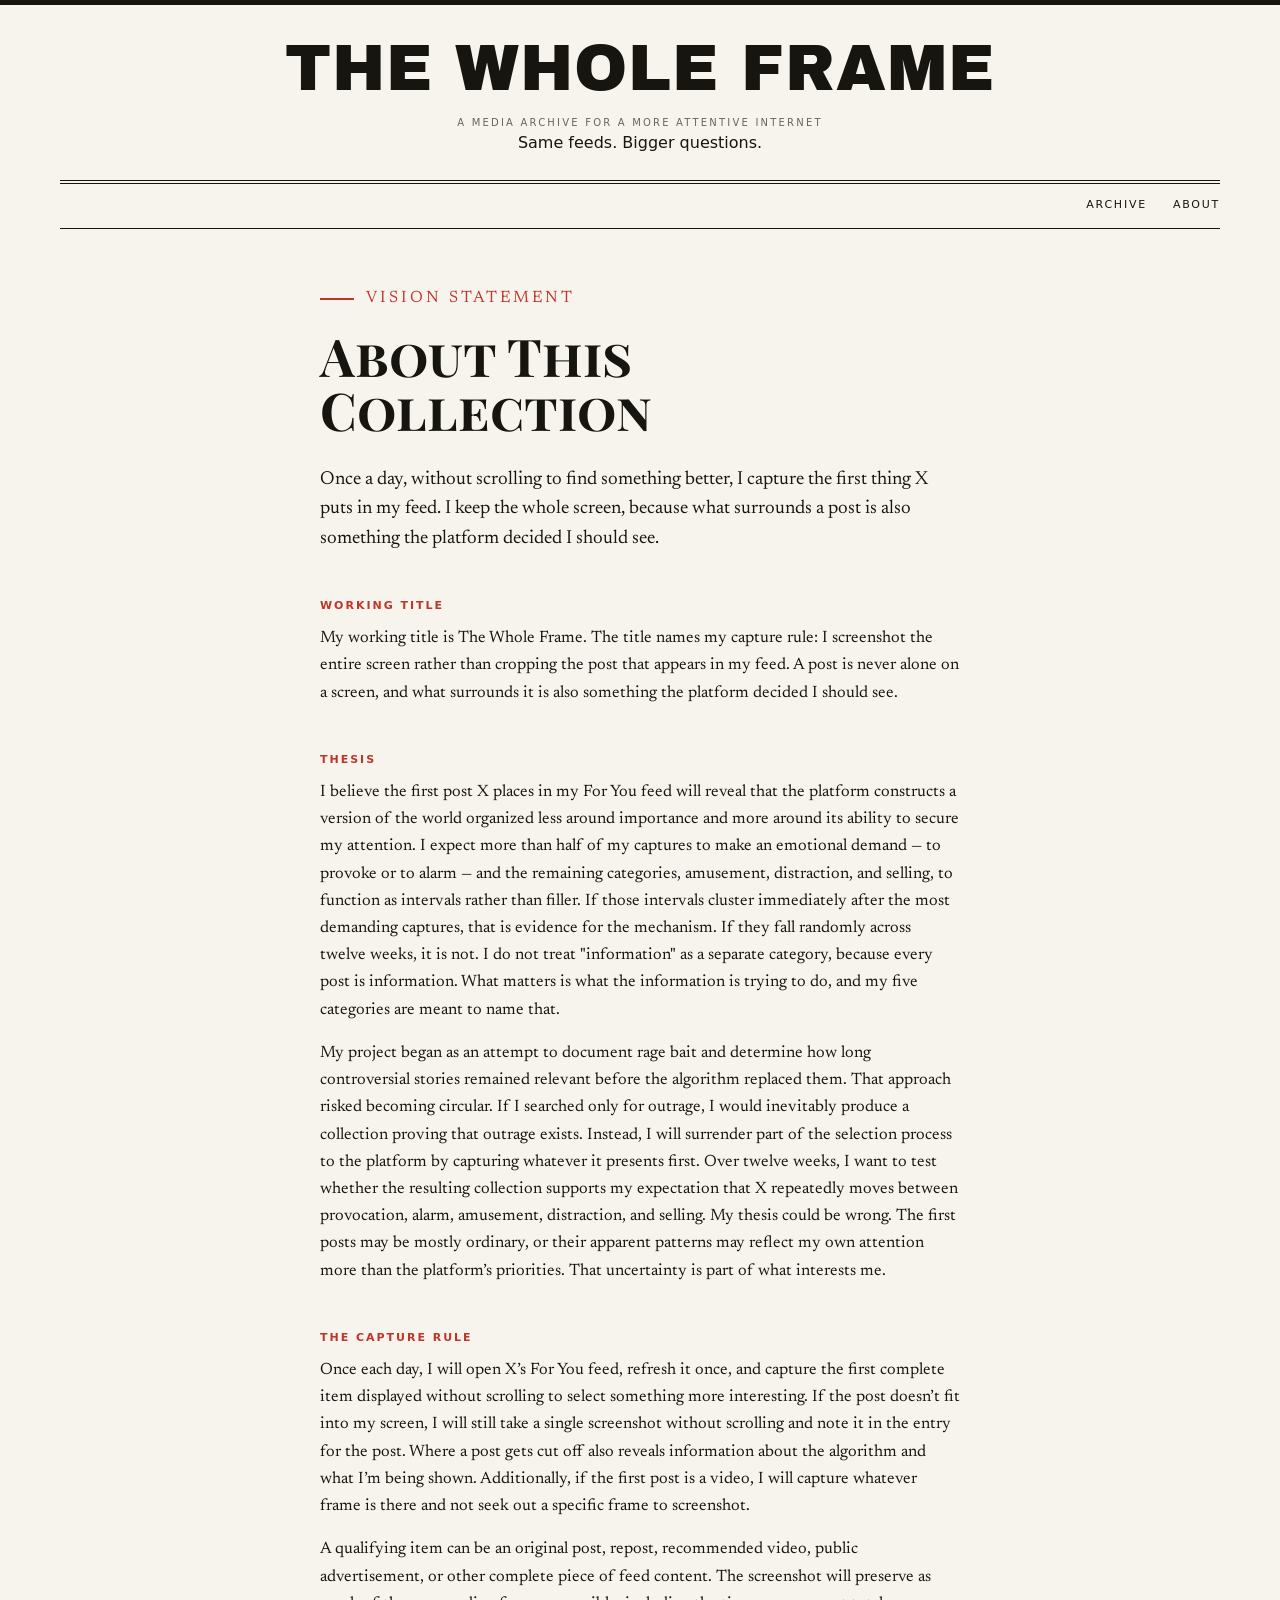
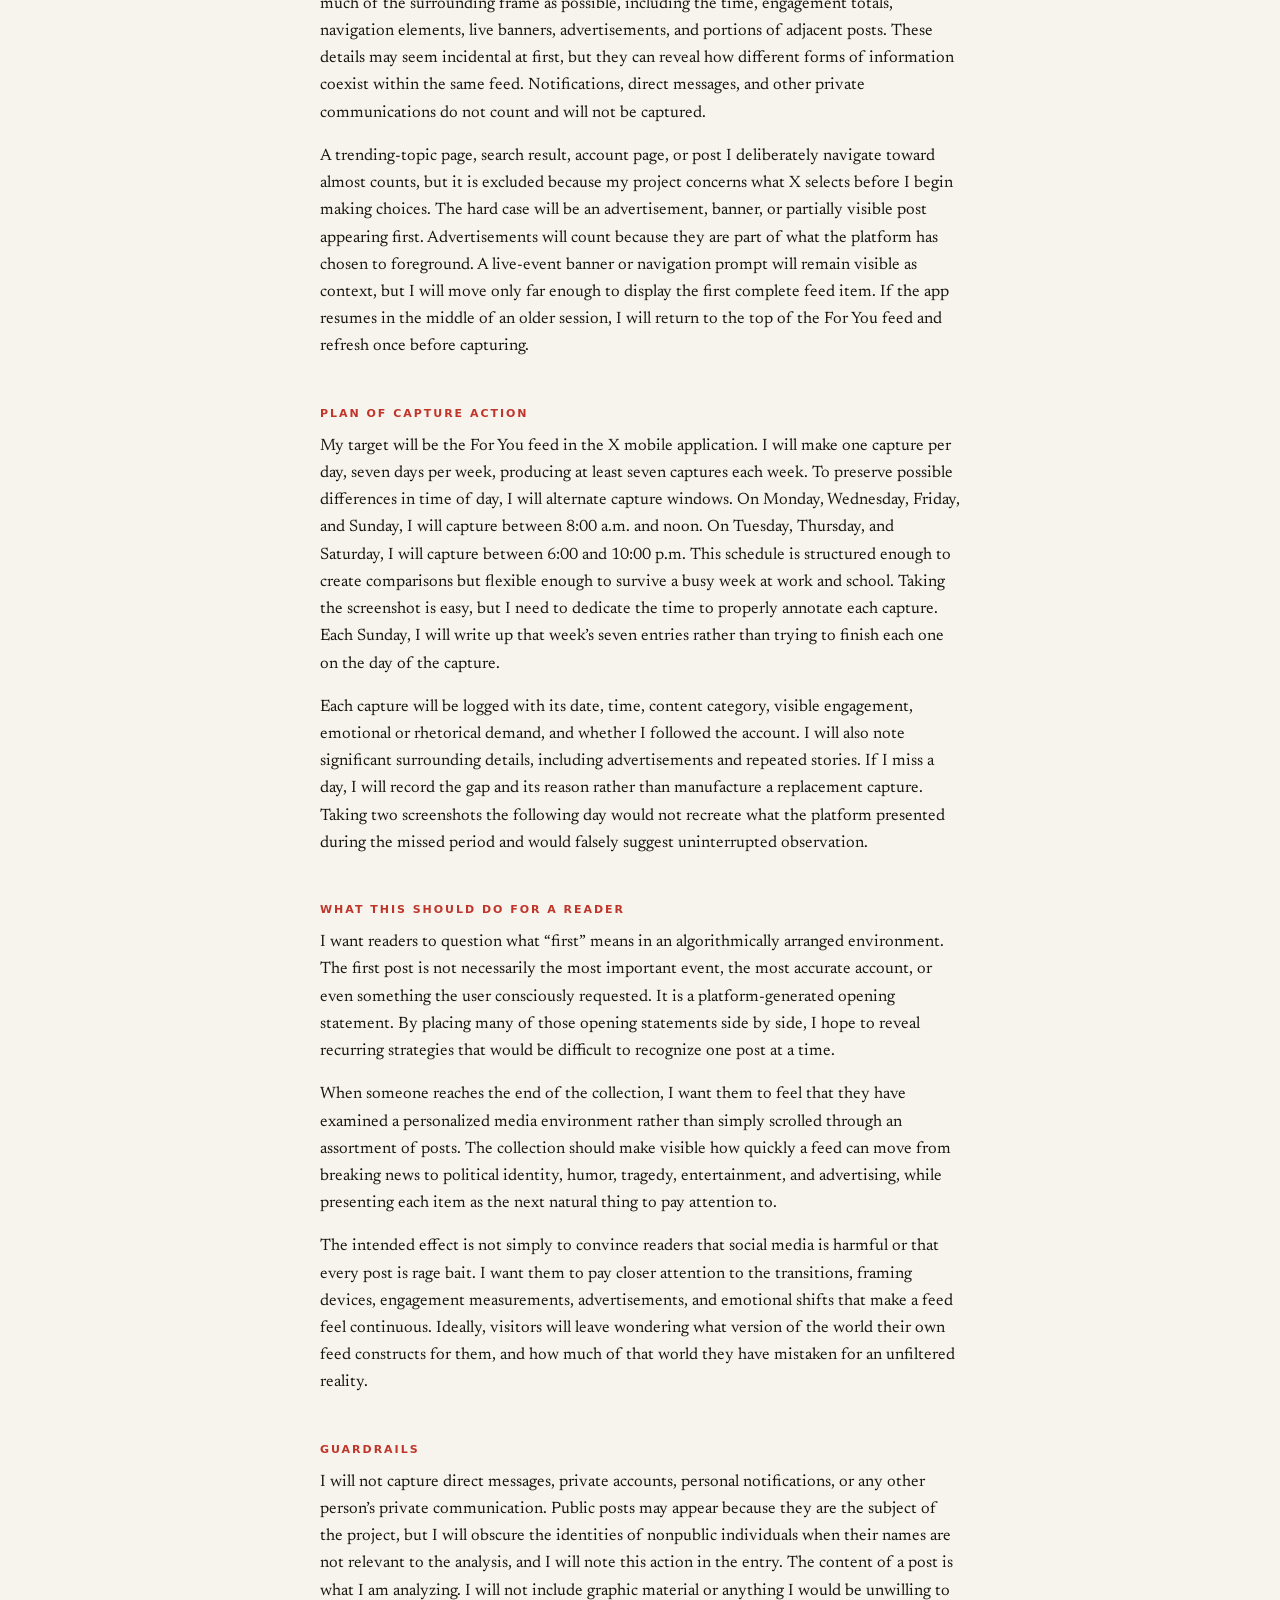
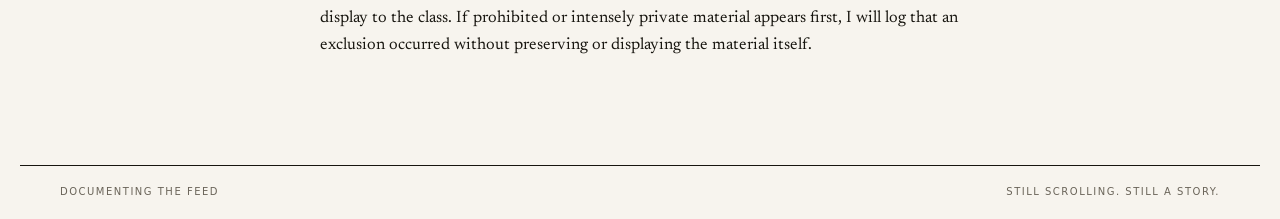
<file: about.html>
<!DOCTYPE html>
<html lang="en">
<head>
  <meta charset="utf-8">
  <meta name="viewport" content="width=device-width, initial-scale=1">
  <title>About — The Whole Frame</title>
  <link rel="preconnect" href="https://fonts.googleapis.com">
  <link rel="preconnect" href="https://fonts.gstatic.com" crossorigin>
  <link href="https://fonts.googleapis.com/css2?family=Playfair+Display:wght@700&family=Newsreader:opsz,wght@6..72,400;6..72,500&family=Archivo+Black&family=Bodoni+Moda:opsz,wght@6..96,700&family=Fraunces:opsz,wght@9..144,700&display=swap" rel="stylesheet">
  <link rel="stylesheet" href="style.css">
  <style>
    .page { max-width: 720px; margin: 0 auto; padding: 56px 40px 90px; }
    .page h1 {
      font-family: var(--display);
      font-variant: small-caps;
      font-size: 52px;
      line-height: 1.04;
      margin: 12px 0 28px;
    }
    .page h2 {
      font-size: 11px;
      letter-spacing: .18em;
      text-transform: uppercase;
      color: var(--accent);
      margin: 44px 0 10px;
    }
    .page p { margin: 0 0 16px; font-size: 16.5px; }
    .page .lede { font-size: 19px; line-height: 1.55; }
    @media (max-width: 760px) {
      .page { padding: 36px 20px 70px; }
      .page h1 { font-size: 36px; }
    }
  </style>
</head>
<body>

   <header class="masthead">
    <div class="masthead-top">
      <a class="wordmark" href="index.html">The Whole Frame</a>
      <span class="masthead-sub">A media archive for a more attentive internet</span>
      <span class="masthead-tagline">Same feeds. Bigger questions.</span>
    </div>
    <div class="masthead-bar">
      <span></span>
      <nav class="masthead-nav">
        <a href="index.html">Archive</a>
        <a href="about.html">About</a>
      </nav>
    </div>
  </header>

  <main class="page">

    <p class="eyebrow">Vision Statement</p>
    <h1>About This Collection</h1>

    <p class="lede">Once a day, without scrolling to find something better, I capture the first thing X puts in my feed. I keep the whole screen, because what surrounds a post is also something the platform decided I should see.</p>

    <h2>Working Title</h2>
    <p>My working title is The Whole Frame. The title names my capture rule: I screenshot the entire screen rather than cropping the post that appears in my feed. A post is never alone on a screen, and what surrounds it is also something the platform decided I should see.</p>

    <h2>Thesis</h2>
    <p>I believe the first post X places in my For You feed will reveal that the platform constructs a version of the world organized less around importance and more around its ability to secure my attention. I expect more than half of my captures to make an emotional demand — to provoke or to alarm — and the remaining categories, amusement, distraction, and selling, to function as intervals rather than filler. If those intervals cluster immediately after the most demanding captures, that is evidence for the mechanism. If they fall randomly across twelve weeks, it is not. I do not treat "information" as a separate category, because every post is information. What matters is what the information is trying to do, and my five categories are meant to name that.</p>
    <p>My project began as an attempt to document rage bait and determine how long controversial stories remained relevant before the algorithm replaced them. That approach risked becoming circular. If I searched only for outrage, I would inevitably produce a collection proving that outrage exists. Instead, I will surrender part of the selection process to the platform by capturing whatever it presents first. Over twelve weeks, I want to test whether the resulting collection supports my expectation that X repeatedly moves between provocation, alarm, amusement, distraction, and selling. My thesis could be wrong. The first posts may be mostly ordinary, or their apparent patterns may reflect my own attention more than the platform’s priorities. That uncertainty is part of what interests me.</p>

    <h2>The Capture Rule</h2>
    <p>Once each day, I will open X’s For You feed, refresh it once, and capture the first complete item displayed without scrolling to select something more interesting. If the post doesn’t fit into my screen, I will still take a single screenshot without scrolling and note it in the entry for the post. Where a post gets cut off also reveals information about the algorithm and what I’m being shown. Additionally, if the first post is a video, I will capture whatever frame is there and not seek out a specific frame to screenshot. </p>
    <p>A qualifying item can be an original post, repost, recommended video, public advertisement, or other complete piece of feed content. The screenshot will preserve as much of the surrounding frame as possible, including the time, engagement totals, navigation elements, live banners, advertisements, and portions of adjacent posts. These details may seem incidental at first, but they can reveal how different forms of information coexist within the same feed. Notifications, direct messages, and other private communications do not count and will not be captured.</p>
    <p>A trending-topic page, search result, account page, or post I deliberately navigate toward almost counts, but it is excluded because my project concerns what X selects before I begin making choices. The hard case will be an advertisement, banner, or partially visible post appearing first. Advertisements will count because they are part of what the platform has chosen to foreground. A live-event banner or navigation prompt will remain visible as context, but I will move only far enough to display the first complete feed item. If the app resumes in the middle of an older session, I will return to the top of the For You feed and refresh once before capturing.</p>
    
    <h2>Plan of Capture Action</h2>
    <p>My target will be the For You feed in the X mobile application. I will make one capture per day, seven days per week, producing at least seven captures each week. To preserve possible differences in time of day, I will alternate capture windows. On Monday, Wednesday, Friday, and Sunday, I will capture between 8:00 a.m. and noon. On Tuesday, Thursday, and Saturday, I will capture between 6:00 and 10:00 p.m. This schedule is structured enough to create comparisons but flexible enough to survive a busy week at work and school. Taking the screenshot is easy, but I need to dedicate the time to properly annotate each capture. Each Sunday, I will write up that week’s seven entries rather than trying to finish each one on the day of the capture. </p>
    <p>Each capture will be logged with its date, time, content category, visible engagement, emotional or rhetorical demand, and whether I followed the account. I will also note significant surrounding details, including advertisements and repeated stories. If I miss a day, I will record the gap and its reason rather than manufacture a replacement capture. Taking two screenshots the following day would not recreate what the platform presented during the missed period and would falsely suggest uninterrupted observation.</p>
    
    <h2>What This Should Do for a Reader</h2>
    <p>I want readers to question what “first” means in an algorithmically arranged environment. The first post is not necessarily the most important event, the most accurate account, or even something the user consciously requested. It is a platform-generated opening statement. By placing many of those opening statements side by side, I hope to reveal recurring strategies that would be difficult to recognize one post at a time.</p>
    <p>When someone reaches the end of the collection, I want them to feel that they have examined a personalized media environment rather than simply scrolled through an assortment of posts. The collection should make visible how quickly a feed can move from breaking news to political identity, humor, tragedy, entertainment, and advertising, while presenting each item as the next natural thing to pay attention to.</p>
    <p>The intended effect is not simply to convince readers that social media is harmful or that every post is rage bait. I want them to pay closer attention to the transitions, framing devices, engagement measurements, advertisements, and emotional shifts that make a feed feel continuous. Ideally, visitors will leave wondering what version of the world their own feed constructs for them, and how much of that world they have mistaken for an unfiltered reality.</p>
    
    <h2>Guardrails</h2>
    <p>I will not capture direct messages, private accounts, personal notifications, or any other person’s private communication. Public posts may appear because they are the subject of the project, but I will obscure the identities of nonpublic individuals when their names are not relevant to the analysis, and I will note this action in the entry. The content of a post is what I am analyzing. I will not include graphic material or anything I would be unwilling to display to the class. If prohibited or intensely private material appears first, I will log that an exclusion occurred without preserving or displaying the material itself.</p>

  </main>

  <footer class="site-footer">
    <span class="footer-left">Documenting the feed</span>
    <span class="footer-right">Still scrolling. Still a story.</span>
  </footer>

</body>
</html>
</file>
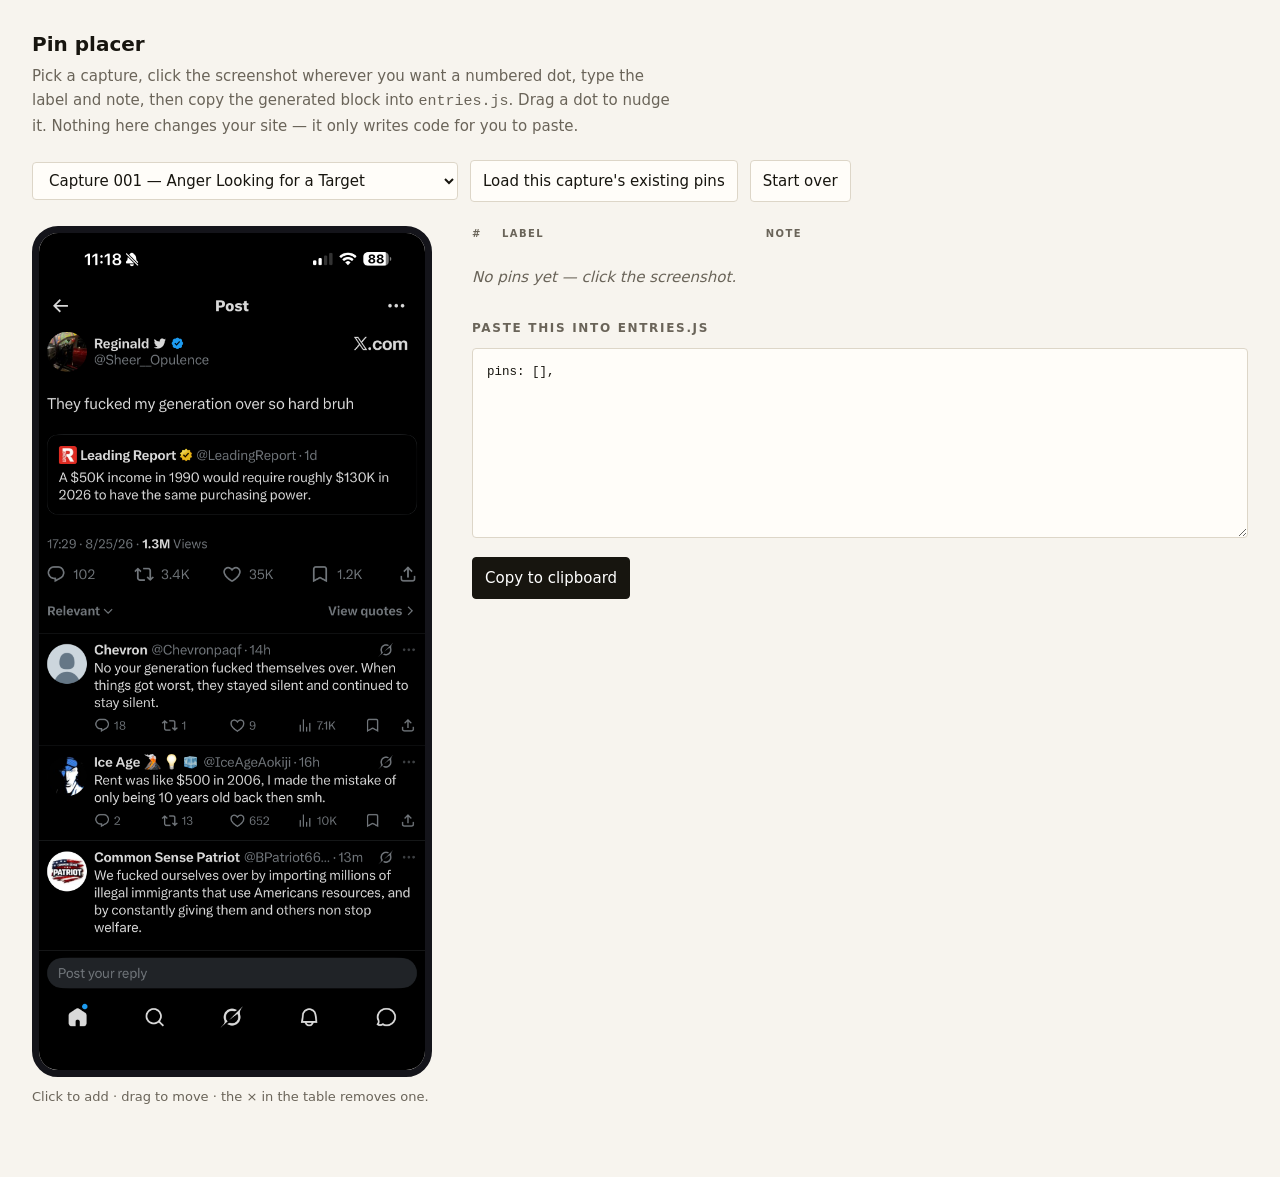
<file: place.html>
<!DOCTYPE html>
<html lang="en">
<head>
<meta charset="utf-8">
<meta name="viewport" content="width=device-width, initial-scale=1">
<title>Pin Placer — The Capture Project</title>
<style>
  :root {
    --bg: #f7f4ee; --card: #fffdf9; --ink: #17150f;
    --muted: #6a6459; --rule: #ddd6c8; --accent: #bf352a;
    --ui: -apple-system, BlinkMacSystemFont, "Segoe UI", system-ui, sans-serif;
  }
  * { box-sizing: border-box; }
  body {
    margin: 0; padding: 28px 32px 60px;
    background: var(--bg); color: var(--ink);
    font-family: var(--ui); font-size: 15px; line-height: 1.6;
  }
  h1 { font-size: 20px; margin: 0 0 4px; }
  .lede { margin: 0 0 22px; color: var(--muted); max-width: 640px; }
  .bar { display: flex; align-items: center; gap: 12px; margin-bottom: 24px; flex-wrap: wrap; }
  select, button {
    font: inherit; padding: 8px 12px;
    border: 1px solid var(--rule); border-radius: 4px;
    background: var(--card); color: var(--ink); cursor: pointer;
  }
  button.primary { background: var(--ink); color: #fff; border-color: var(--ink); }
  .wrap { display: grid; grid-template-columns: 400px 1fr; gap: 40px; align-items: start; }
  .stage {
    position: relative; border: 7px solid #14141a; border-radius: 26px;
    overflow: hidden; background: #000; line-height: 0; cursor: crosshair;
    user-select: none;
  }
  .stage img { width: 100%; height: auto; display: block; pointer-events: none; }
  .pin {
    position: absolute; transform: translate(-50%, -50%);
    width: 28px; height: 28px; border-radius: 50%;
    background: var(--accent); border: 2px solid #fff; color: #fff;
    font-size: 13px; font-weight: 600; line-height: 24px; text-align: center;
    box-shadow: 0 2px 8px rgba(0,0,0,.5); cursor: grab;
  }
  .pin:active { cursor: grabbing; }
  .hint { margin-top: 10px; font-size: 13px; color: var(--muted); line-height: 1.5; }
  table { border-collapse: collapse; width: 100%; }
  th {
    text-align: left; font-size: 10px; letter-spacing: .14em;
    text-transform: uppercase; color: var(--muted);
    padding: 0 8px 8px 0; font-weight: 600;
  }
  td { padding: 0 8px 8px 0; vertical-align: top; }
  td input {
    font: inherit; width: 100%; padding: 7px 9px;
    border: 1px solid var(--rule); border-radius: 4px; background: var(--card);
  }
  .num { font-weight: 600; color: var(--accent); padding-top: 8px; }
  .kill {
    border: 0; background: none; color: var(--muted);
    font-size: 18px; line-height: 1; padding: 6px;
  }
  .kill:hover { color: var(--accent); }
  .empty { color: var(--muted); font-style: italic; }
  h2 { font-size: 12px; letter-spacing: .14em; text-transform: uppercase;
       color: var(--muted); margin: 30px 0 10px; }
  textarea {
    width: 100%; height: 190px; font-family: ui-monospace, Menlo, Consolas, monospace;
    font-size: 12.5px; line-height: 1.55; padding: 14px;
    border: 1px solid var(--rule); border-radius: 4px; background: var(--card);
    color: var(--ink); resize: vertical;
  }
  @media (max-width: 900px) {
    .wrap { grid-template-columns: 1fr; }
    .stage { max-width: 400px; }
  }
</style>
</head>
<body>

<h1>Pin placer</h1>
<p class="lede">Pick a capture, click the screenshot wherever you want a numbered dot,
type the label and note, then copy the generated block into <code>entries.js</code>.
Drag a dot to nudge it. Nothing here changes your site — it only writes code for you to paste.</p>

<div class="bar">
  <select id="pick"></select>
  <button id="load">Load this capture's existing pins</button>
  <button id="clear">Start over</button>
</div>

<div class="wrap">
  <div>
    <div class="stage" id="stage"></div>
    <p class="hint">Click to add &middot; drag to move &middot; the × in the table removes one.</p>
  </div>

  <div>
    <table>
      <thead>
        <tr><th style="width:30px">#</th><th style="width:34%">Label</th><th>Note</th><th style="width:30px"></th></tr>
      </thead>
      <tbody id="rows"></tbody>
    </table>
    <p id="empty" class="empty">No pins yet — click the screenshot.</p>

    <h2>Paste this into entries.js</h2>
    <textarea id="out" readonly></textarea>
    <div class="bar" style="margin-top:12px">
      <button class="primary" id="copy">Copy to clipboard</button>
      <span id="said" style="color:var(--muted)"></span>
    </div>
  </div>
</div>

<script src="entries.js"></script>
<script>
(function () {
  "use strict";

  var pick  = document.getElementById("pick");
  var stage = document.getElementById("stage");
  var rows  = document.getElementById("rows");
  var out   = document.getElementById("out");
  var empty = document.getElementById("empty");
  var said  = document.getElementById("said");

  var pins = [];
  var dragging = null;

  CAPTURES.forEach(function (c) {
    var o = document.createElement("option");
    o.value = c.id;
    o.textContent = "Capture " + c.id + " — " + (c.title || "untitled");
    pick.appendChild(o);
  });

  function current() {
    return CAPTURES.filter(function (c) { return String(c.id) === pick.value; })[0];
  }

  function round(n) { return Math.round(n * 10) / 10; }

  function showImage() {
    var c = current();
    stage.innerHTML = '<img src="' + c.image + '" alt="">';
    draw();
  }

  function draw() {
    Array.prototype.slice.call(stage.querySelectorAll(".pin")).forEach(function (el) {
      el.remove();
    });

    pins.forEach(function (p, i) {
      var d = document.createElement("span");
      d.className = "pin";
      d.textContent = i + 1;
      d.style.left = p.x + "%";
      d.style.top  = p.y + "%";
      d.addEventListener("mousedown", function (e) {
        e.stopPropagation();
        dragging = i;
      });
      stage.appendChild(d);
    });

    drawRows();
    drawCode();
  }

  function drawRows() {
    rows.innerHTML = "";
    empty.style.display = pins.length ? "none" : "block";

    pins.forEach(function (p, i) {
      var tr = document.createElement("tr");

      var td0 = document.createElement("td");
      td0.className = "num";
      td0.textContent = (i + 1 < 10 ? "0" : "") + (i + 1);

      var td1 = document.createElement("td");
      var l = document.createElement("input");
      l.value = p.label || "";
      l.placeholder = "Foreground";
      l.addEventListener("input", function () { p.label = l.value; drawCode(); });
      td1.appendChild(l);

      var td2 = document.createElement("td");
      var t = document.createElement("input");
      t.value = p.text || "";
      t.placeholder = "What this points at";
      t.addEventListener("input", function () { p.text = t.value; drawCode(); });
      td2.appendChild(t);

      var td3 = document.createElement("td");
      var x = document.createElement("button");
      x.className = "kill";
      x.textContent = "×";
      x.title = "Remove";
      x.addEventListener("click", function () { pins.splice(i, 1); draw(); });
      td3.appendChild(x);

      tr.appendChild(td0); tr.appendChild(td1); tr.appendChild(td2); tr.appendChild(td3);
      rows.appendChild(tr);
    });
  }

  function q(s) { return String(s || "").replace(/\\/g, "\\\\").replace(/"/g, '\\"'); }

  function drawCode() {
    if (!pins.length) { out.value = "pins: [],"; return; }
    var lines = pins.map(function (p) {
      return '      { x: ' + p.x + ', y: ' + p.y +
             ', label: "' + q(p.label) + '", text: "' + q(p.text) + '" }';
    });
    out.value = "    pins: [\n" + lines.join(",\n") + "\n    ],";
  }

  stage.addEventListener("click", function (e) {
    if (dragging !== null) return;
    var img = stage.querySelector("img");
    if (!img) return;
    var r = img.getBoundingClientRect();
    pins.push({
      x: round(((e.clientX - r.left) / r.width) * 100),
      y: round(((e.clientY - r.top) / r.height) * 100),
      label: "",
      text: ""
    });
    draw();
  });

  document.addEventListener("mousemove", function (e) {
    if (dragging === null) return;
    var img = stage.querySelector("img");
    var r = img.getBoundingClientRect();
    var p = pins[dragging];
    p.x = round(Math.min(100, Math.max(0, ((e.clientX - r.left) / r.width) * 100)));
    p.y = round(Math.min(100, Math.max(0, ((e.clientY - r.top) / r.height) * 100)));
    var dot = stage.querySelectorAll(".pin")[dragging];
    if (dot) { dot.style.left = p.x + "%"; dot.style.top = p.y + "%"; }
    drawCode();
  });

  document.addEventListener("mouseup", function () {
    if (dragging !== null) { dragging = null; }
  });

  pick.addEventListener("change", function () { pins = []; showImage(); });

  document.getElementById("load").addEventListener("click", function () {
    var c = current();
    pins = (c.pins || []).map(function (p) {
      return { x: p.x, y: p.y, label: p.label, text: p.text };
    });
    draw();
  });

  document.getElementById("clear").addEventListener("click", function () {
    pins = [];
    draw();
  });

  document.getElementById("copy").addEventListener("click", function () {
    out.select();
    navigator.clipboard.writeText(out.value).then(function () {
      said.textContent = "Copied.";
      setTimeout(function () { said.textContent = ""; }, 1800);
    }, function () {
      said.textContent = "Press Cmd+C.";
    });
  });

  showImage();
})();
</script>
</body>
</html>
</file>
<file: style.css>
:root {
  --bg:      #f7f4ee;
  --card:    #fffdf9;
  --ink:     #17150f;
  --muted:   #6a6459;
  --rule:    #ddd6c8;
  --accent:  #bf352a;
  --display: "Playfair Display", Georgia, "Times New Roman", serif;
  --ui:      -apple-system, BlinkMacSystemFont, "Segoe UI", system-ui, sans-serif;
}

* { box-sizing: border-box; }

body {
  margin: 0;
  background: var(--bg);
  color: var(--ink);
  font-family: var(--ui);
  font-size: 16px;
  line-height: 1.65;
  border-top: 5px solid var(--ink);
}

a { color: inherit; }

/* ---------- masthead ---------- */

.masthead {
  display: flex;
  align-items: baseline;
  flex-wrap: wrap;
  gap: 8px 20px;
  padding: 22px 40px 18px;
  border-bottom: 1px solid var(--ink);
}

.wordmark {
  font-family: var(--display);
  font-size: 30px;
  line-height: 1;
  letter-spacing: .01em;
  text-transform: uppercase;
  text-decoration: none;
}

.masthead-sub {
  padding-left: 20px;
  border-left: 1px solid var(--rule);
  max-width: 210px;
  font-size: 10px;
  line-height: 1.4;
  letter-spacing: .14em;
  text-transform: uppercase;
  color: var(--muted);
}

.masthead-nav {
  margin-left: auto;
  display: flex;
  gap: 26px;
}

.masthead-nav a {
  font-size: 11px;
  letter-spacing: .16em;
  text-transform: uppercase;
  text-decoration: none;
}

.masthead-nav a:hover { color: var(--accent); }

.masthead-tagline {
  padding-left: 20px;
  border-left: 1px solid var(--rule);
  font-size: 10px;
  letter-spacing: .14em;
  text-transform: uppercase;
  color: var(--muted);
}

/* ---------- shared bits ---------- */

#view {
  max-width: 1240px;
  margin: 0 auto;
  padding: 44px 40px 80px;
}

.tags {
  list-style: none;
  display: flex;
  flex-wrap: wrap;
  gap: 7px;
  margin: 14px 0 0;
  padding: 0;
}

.tags li {
  font-size: 10px;
  letter-spacing: .13em;
  text-transform: uppercase;
  padding: 5px 10px;
  border: 1px solid var(--rule);
  border-radius: 2px;
  color: var(--muted);
}

.tags li:first-child {
  background: #f2ded9;
  border-color: #e6c9c3;
  color: #8e2b22;
}

.meta {
  margin: 0;
  font-size: 10px;
  letter-spacing: .15em;
  text-transform: uppercase;
  color: var(--muted);
}

.phone {
  position: relative;
  border: 7px solid #14141a;
  border-radius: 26px;
  overflow: hidden;
  background: #000;
  line-height: 0;
}

.phone img {
  width: 100%;
  height: auto;
  display: block;
}

/* ---------- collection view ---------- */

.intro {
  max-width: 640px;
  margin: 0 0 44px;
  font-size: 17px;
  color: var(--muted);
}

.intro p { margin: 0; }

.grid {
  display: grid;
  grid-template-columns: repeat(3, 1fr);
  gap: 40px 34px;
}

.card {
  display: block;
  text-decoration: none;
  background: var(--card);
  border: 1px solid var(--rule);
  padding: 18px 18px 22px;
  transition: transform .18s ease, box-shadow .18s ease, border-color .18s ease;
}

.card:hover {
  transform: translateY(-3px);
  border-color: #c3b9a5;
  box-shadow: 0 10px 26px rgba(23, 21, 15, .10);
}

/* card thumbnails are cropped to a uniform shape so the grid stays even —
   the whole screenshot is on the capture's own page */
.card .phone {
  border-width: 6px;
  border-radius: 20px;
  aspect-ratio: 3 / 4;
}

.card .phone img {
  height: 100%;
  object-fit: cover;
  object-position: top center;
}

.card .phone::after {
  content: "";
  position: absolute;
  left: 0; right: 0; bottom: 0;
  height: 70px;
  background: linear-gradient(to bottom, rgba(0,0,0,0), rgba(0,0,0,.65));
}

.card-body { padding-top: 16px; }

.card h2 {
  font-family: var(--display);
  font-variant: small-caps;
  font-weight: 700;
  font-size: 25px;
  line-height: 1.15;
  letter-spacing: .01em;
  margin: 8px 0 0;
}

.card .preview {
  margin: 10px 0 0;
  font-size: 14.5px;
  color: var(--muted);
}

/* ---------- detail view ---------- */

.back {
  display: inline-block;
  margin-bottom: 26px;
  font-size: 11px;
  letter-spacing: .15em;
  text-transform: uppercase;
  text-decoration: none;
  color: var(--muted);
}

.back:hover { color: var(--accent); }

.capture {
  display: grid;
  grid-template-columns: 390px 1fr;
  gap: 60px;
  align-items: start;
}

.capture-media { position: sticky; top: 28px; }

.fullsize {
  display: inline-block;
  margin-top: 14px;
  font-size: 11px;
  letter-spacing: .13em;
  text-transform: uppercase;
  color: var(--muted);
}

.eyebrow {
  display: flex;
  align-items: center;
  gap: 12px;
  font-size: 11px;
  letter-spacing: .18em;
  text-transform: uppercase;
  color: var(--accent);
}

.eyebrow::before {
  content: "";
  width: 34px;
  height: 2px;
  background: var(--accent);
}

.capture h1 {
  font-family: var(--display);
  font-variant: small-caps;
  font-size: 58px;
  line-height: 1.02;
  letter-spacing: .005em;
  margin: 14px 0 10px;
}

.dek {
  margin: 0;
  font-size: 12px;
  letter-spacing: .16em;
  text-transform: uppercase;
  color: var(--muted);
}

.pin {
  position: absolute;
  transform: translate(-50%, -50%);
  width: 26px;
  height: 26px;
  border-radius: 50%;
  background: var(--accent);
  border: 2px solid #fff;
  color: #fff;
  font-family: var(--ui);
  font-size: 12px;
  font-weight: 600;
  line-height: 22px;
  text-align: center;
  box-shadow: 0 2px 8px rgba(0, 0, 0, .45);
  transition: transform .16s ease;
}

.pin.is-active { transform: translate(-50%, -50%) scale(1.35); }

.notes {
  list-style: none;
  margin: 28px 0 0;
  padding: 0;
}

.notes li {
  display: flex;
  gap: 16px;
  align-items: baseline;
  padding: 13px 16px;
  margin-bottom: 10px;
  background: var(--card);
  border: 1px solid var(--rule);
  transition: border-color .16s ease;
}

.notes li.is-active { border-color: var(--accent); }

.notes .num {
  font-family: var(--display);
  font-size: 22px;
  color: var(--ink);
  min-width: 30px;
}

.notes .label {
  display: block;
  font-size: 10px;
  letter-spacing: .15em;
  text-transform: uppercase;
  color: var(--accent);
}

.notes .text {
  display: block;
  font-size: 15px;
  text-transform: uppercase;
  letter-spacing: .02em;
}

.columns {
  display: grid;
  grid-template-columns: 1fr 1fr;
  gap: 34px;
  margin-top: 34px;
  padding-top: 26px;
  border-top: 1px solid var(--rule);
}

.columns section + section {
  padding-left: 34px;
  border-left: 1px solid var(--rule);
}

.columns h3 {
  margin: 0 0 8px;
  font-size: 10px;
  letter-spacing: .18em;
  text-transform: uppercase;
  color: var(--muted);
}

.columns p { margin: 0; font-size: 15.5px; }

.prevnext {
  display: flex;
  justify-content: space-between;
  gap: 20px;
  margin-top: 40px;
  padding-top: 20px;
  border-top: 1px solid var(--rule);
  font-size: 11px;
  letter-spacing: .13em;
  text-transform: uppercase;
}

.prevnext a { text-decoration: none; }
.prevnext a:hover { color: var(--accent); }
.prevnext .spacer { color: transparent; }

/* ---------- footer ---------- */

.site-footer {
  display: flex;
  max-width: 1240px;
  margin: 0 auto;
  justify-content: space-between;
  gap: 20px;
  padding: 18px 40px;
  border-top: 1px solid var(--ink);
  font-size: 10px;
  letter-spacing: .15em;
  text-transform: uppercase;
  color: var(--muted);
}

/* ---------- narrower screens ---------- */

@media (max-width: 1060px) {
  .grid { grid-template-columns: repeat(2, 1fr); }
  .capture { grid-template-columns: 330px 1fr; gap: 40px; }
  .capture h1 { font-size: 46px; }
}

@media (max-width: 760px) {
  .masthead, .site-footer, #view { padding-left: 20px; padding-right: 20px; }
  .grid { grid-template-columns: 1fr; }
  .capture { grid-template-columns: 1fr; gap: 30px; }
  .capture-media { position: static; max-width: 380px; }
  .capture h1 { font-size: 38px; }
  .columns { grid-template-columns: 1fr; gap: 22px; }
  .columns section + section {
    padding-left: 0;
    border-left: 0;
    padding-top: 22px;
    border-top: 1px solid var(--rule);
  }
}


/* ============================================================
   ADDED: demand filter, gap entries, disclosure notes
   ============================================================ */

.masthead-filter { margin-left: 26px; }

.masthead-filter select {
  font-family: var(--ui);
  font-size: 11px;
  letter-spacing: .12em;
  text-transform: uppercase;
  color: var(--ink);
  background: var(--card);
  border: 1px solid var(--rule);
  border-radius: 2px;
  padding: 7px 10px;
  cursor: pointer;
}

.masthead-filter select:hover { border-color: var(--accent); }

.filter-note {
  margin: 0 0 32px;
  font-size: 13px;
  letter-spacing: .04em;
  color: var(--muted);
}

.filter-note strong {
  text-transform: uppercase;
  letter-spacing: .12em;
  font-size: 11px;
  color: var(--accent);
}

.filter-note a { color: var(--muted); }

.empty-state { color: var(--muted); font-style: italic; }

.meta .demand { color: var(--accent); }

.facts {
  margin: 14px 0 0;
  font-size: 11px;
  letter-spacing: .12em;
  text-transform: uppercase;
  color: var(--muted);
}

.facts .demand-link {
  color: var(--accent);
  text-decoration: none;
  border-bottom: 1px solid transparent;
}

.facts .demand-link:hover { border-bottom-color: var(--accent); }

.card-gap {
  display: flex;
  flex-direction: column;
  justify-content: center;
  min-height: 260px;
  background: transparent;
  border-style: dashed;
  text-align: center;
  cursor: default;
}

.card-gap h2 { color: var(--muted); }
.card-gap .preview { margin-top: 12px; }

.obscured {
  margin: 10px 0 0;
  font-size: 12px;
  line-height: 1.5;
  color: var(--muted);
  font-style: italic;
}

@media (max-width: 760px) {
  .masthead-filter { margin-left: 0; width: 100%; }
  .masthead-filter select { width: 100%; }
}

/* ---------- crop and enlarge: a magnified detail ---------- */

.detail {
  margin: 30px 0 0;
  padding-top: 24px;
  border-top: 1px solid var(--rule);
}

.detail a { display: block; line-height: 0; }

.detail img {
  width: 100%;
  height: auto;
  display: block;
  border: 1px solid #14141a;
  border-radius: 3px;
  cursor: zoom-in;
}

.detail figcaption {
  margin-top: 10px;
  font-size: 13.5px;
  line-height: 1.5;
  color: var(--muted);
}

.detail-label {
  display: inline-block;
  margin-right: 8px;
  font-size: 10px;
  letter-spacing: .15em;
  text-transform: uppercase;
  color: var(--accent);
}

/* ---------- one caption for a whole set ---------- */

.set-note {
  max-width: 680px;
  margin: 0 0 40px;
  padding-left: 18px;
  border-left: 2px solid var(--accent);
}

.set-note .filter-note { margin-bottom: 12px; }

.set-text {
  margin: 0;
  font-size: 17px;
  line-height: 1.6;
  color: var(--ink);
}
/* two filter menus sit side by side */
.masthead-filter {
  display: inline-flex;
  gap: 10px;
}

/* ============================================================
   TYPOGRAPHY + MASTHEAD, second pass
   ============================================================ */

:root {
  --serif: "Newsreader", Georgia, "Times New Roman", serif;

  /* WORDMARK — swap this one line to try each:
     "Archivo Black", "Helvetica Neue", Arial, sans-serif
     "Bodoni Moda", Georgia, serif
     "Fraunces", Georgia, serif                              */
  --wordmark: "Archivo Black", "Helvetica Neue", Arial, sans-serif;
}

/* ---- reading copy gets a serif; interface stays sans ---- */

.intro,
.card .preview,
.columns p,
.set-text,
.page p,
.page .lede,
.detail figcaption {
  font-family: var(--serif);
}

.intro         { font-size: 19px;   line-height: 1.55; }
.card .preview { font-size: 15.5px; line-height: 1.5;  }
.columns p     { font-size: 16.5px; line-height: 1.6;  }
.set-text      { font-size: 18px;   line-height: 1.6;  }

/* ---- two-tier masthead ---- */

.masthead {
  display: block;
  max-width: 1240px;
  margin: 0 auto;
  padding: 0 40px;
  border-bottom: 0;
}

/* the rail: standing line left, live count right, hairline beneath */
.masthead-rail {
  display: flex;
  align-items: baseline;
  justify-content: space-between;
  gap: 16px;
  padding: 11px 0 10px;
  border-bottom: 1px solid var(--rule);
  font-size: 10px;
  letter-spacing: .16em;
  text-transform: uppercase;
  color: var(--muted);
  white-space: nowrap;
}

.masthead-tagline,
.masthead-dateline {
  margin: 0;
  padding: 0;
  border: 0;
  max-width: none;
  font-size: inherit;
  letter-spacing: inherit;
  text-transform: inherit;
  color: inherit;
}

.masthead-dateline { text-align: right; }

/* the nameplate */
.masthead-top {
  display: block;
  padding: 34px 0 24px;
  text-align: center;
  border-bottom: 4px double var(--ink);
}

.wordmark {
  display: block;
  font-family: var(--wordmark);
  font-size: 64px;
  line-height: .95;
  letter-spacing: .015em;
  text-transform: uppercase;
  text-decoration: none;
}

.masthead-sub {
  display: block;
  max-width: 560px;
  margin: 15px auto 0;
  padding: 0;
  border: 0;
  font-size: 10px;
  line-height: 1.5;
  letter-spacing: .22em;
  text-transform: uppercase;
  color: var(--muted);
}

/* the strip beneath: filters left, sections right */
/* every rule in the masthead stops at the same two edges as the text */
.masthead-bar {
  display: flex;
  align-items: center;
  justify-content: space-between;
  gap: 20px;
  padding: 12px 0 14px;
  border-top: 0;
  border-bottom: 1px solid var(--ink);
}

.masthead-nav { margin-left: 0; }

.masthead-filter select { padding: 6px 10px; }

@media (max-width: 1000px) {
  .wordmark { font-size: 50px; }
}

@media (max-width: 760px) {
  .masthead { padding-left: 20px; padding-right: 20px; }
  .masthead-rail {
    flex-direction: column;
    align-items: center;
    gap: 4px;
    padding: 9px 0 8px;
    font-size: 9px;
    letter-spacing: .14em;
    white-space: normal;
    text-align: center;
  }
  .masthead-dateline { text-align: center; }
  .masthead-top { padding: 22px 0 18px; }
  .wordmark { font-size: 34px; letter-spacing: .01em; }
  .masthead-sub { margin-top: 11px; letter-spacing: .16em; }
  .masthead-bar { flex-direction: column; align-items: stretch; gap: 10px; }
  .masthead-nav { justify-content: center; flex-wrap: wrap; gap: 18px; }
}

@media (max-width: 400px) {
  .wordmark { font-size: 28px; }
}

/* ---------- a logged gap, opened ---------- */

.capture-gap {
  grid-template-columns: 1fr;
  max-width: 760px;
}

.capture-gap .eyebrow { color: var(--muted); }
.capture-gap .eyebrow::before { background: var(--muted); }

.gap-lede {
  font-family: var(--serif);
  font-size: 21px;
  line-height: 1.5;
  margin: 26px 0 0;
  padding-bottom: 8px;
  color: var(--ink);
}

.card-gap { cursor: pointer; }
.card-gap:hover { border-color: var(--accent); transform: none; box-shadow: none; }

/* gap cards carry their record and remark on the card itself */
.card-gap {
  justify-content: flex-start;
  min-height: 0;
  text-align: left;
  padding: 22px 20px 24px;
}

.card-gap h2 { margin-top: 6px; }

.card-gap .preview {
  margin-top: 8px;
  font-style: italic;
}

.gap-field {
  margin-top: 20px;
  padding-top: 14px;
  border-top: 1px solid var(--rule);
}

.gap-field h3 {
  margin: 0 0 6px;
  font-family: var(--ui);
  font-size: 10px;
  letter-spacing: .18em;
  text-transform: uppercase;
  color: var(--muted);
}

.gap-field p {
  margin: 0;
  font-family: var(--serif);
  font-size: 15px;
  line-height: 1.55;
  color: var(--ink);
}
/* tags become links on a capture page */
.tags li a {
  display: block;
  margin: -5px -10px;
  padding: 5px 10px;
  color: inherit;
  text-decoration: none;
}

.tags li a:hover {
  color: var(--accent);
}

/* a tag that names a set reads as a section, not a keyword */
.tags li.is-named {
  border-color: var(--ink);
  color: var(--ink);
  background: transparent;
}
/* a tag that names a set reads as a section, not a keyword */
.tags li.is-named {
  border-color: var(--ink);
  color: var(--ink);
  background: transparent;
}
/* ---- running threads: named sets on the front of the archive ---- */
.threads {
  margin: 0 0 46px;
  padding-top: 26px;
  border-top: 1px solid var(--rule);
}

.threads .eyebrow { margin: 0 0 16px; }

.thread-list {
  list-style: none;
  margin: 0;
  padding: 0;
  display: grid;
  grid-template-columns: repeat(auto-fill, minmax(260px, 1fr));
  gap: 18px;
}

.thread-list a {
  display: block;
  padding: 16px 18px;
  border: 1px solid var(--rule);
  border-left: 3px solid var(--accent);
  text-decoration: none;
  color: inherit;
  transition: border-color .15s ease;
}

.thread-list a:hover {
  border-color: var(--ink);
  border-left-color: var(--accent);
}

.thread-title {
  display: block;
  font-family: var(--display);
  font-size: 21px;
  line-height: 1.15;
}

.thread-count {
  display: block;
  margin-top: 4px;
  font-size: 10px;
  letter-spacing: .15em;
  text-transform: uppercase;
  color: var(--muted);
}

.thread-teaser {
  display: block;
  margin-top: 10px;
  font-size: 14.5px;
  line-height: 1.45;
  color: var(--muted);
}

@media (max-width: 760px) {
  .thread-list { grid-template-columns: 1fr; gap: 12px; }
  .threads { margin-bottom: 34px; }
}

/* ---- first look: the reader answers before the notes appear ---- */
.look-ask {
  margin: 0 0 14px;
  padding: 11px 14px;
  border: 1px solid var(--rule);
  border-left: 3px solid var(--accent);
  font-size: 14px;
  line-height: 1.45;
  color: var(--ink);
}

.look-skip {
  font: inherit;
  font-size: 11px;
  letter-spacing: .1em;
  text-transform: uppercase;
  color: var(--muted);
  background: none;
  border: 0;
  padding: 0 0 0 4px;
  cursor: pointer;
  text-decoration: underline;
}

.look-skip:hover { color: var(--accent); }

.capture-media.is-asking .phone { cursor: crosshair; }
.capture-media.is-asking .pin { display: none; }
.capture-media.is-asking ~ .capture-text .notes { display: none; }
.capture-media.has-looked .look-ask { display: none; }

.look-dot {
  position: absolute;
  width: 26px;
  height: 26px;
  margin: -13px 0 0 -13px;
  border: 2px solid #fff;
  border-radius: 50%;
  box-shadow: 0 0 0 2px rgba(0,0,0,.45);
  background: transparent;
  pointer-events: none;
}

.look-dot::after {
  content: "";
  position: absolute;
  left: 50%;
  top: 50%;
  width: 5px;
  height: 5px;
  margin: -2.5px 0 0 -2.5px;
  background: #fff;
  border-radius: 50%;
}

.look-result {
  margin: 12px 0 0;
  font-size: 13px;
  line-height: 1.5;
  color: var(--muted);
}

.look-result:empty { display: none; }

.look-you {
  color: var(--ink);
  font-weight: 500;
}

.look-result a { color: var(--muted); }
.look-result a:hover { color: var(--accent); }

/* ---- a thread's question to the reader, and the answers it has had ---- */
.set-ask {
  margin: 16px 0 0;
  padding-top: 14px;
  border-top: 1px solid var(--rule);
  font-size: 14.5px;
  line-height: 1.55;
  color: var(--muted);
}

.set-ask a {
  white-space: nowrap;
  color: var(--accent);
  text-decoration: none;
  border-bottom: 1px solid currentColor;
}

.set-voices {
  list-style: none;
  margin: 18px 0 0;
  padding: 0;
}

.set-voices li {
  margin: 0 0 14px;
  padding: 12px 14px;
  background: rgba(0, 0, 0, .035);
  border-left: 2px solid var(--muted);
}

.set-voices blockquote {
  margin: 0;
  font-family: var(--serif);
  font-size: 15.5px;
  line-height: 1.55;
  color: var(--ink);
}

.set-voices cite {
  display: block;
  margin-top: 7px;
  font-size: 10px;
  letter-spacing: .14em;
  text-transform: uppercase;
  font-style: normal;
  color: var(--muted);
}

/* a supplement: shown in the archive, never counted among the captures */
.supp {
  display: inline-block;
  padding: 2px 7px;
  border: 1px solid var(--accent);
  border-radius: 2px;
  color: var(--accent);
  letter-spacing: .15em;
}

/* ======== Beyond the Feed: a short guided path ======== */

.beyond-card {
  display: block;
  margin: 0 0 46px;
  padding: 22px 24px;
  border: 1px solid var(--rule);
  border-left: 3px solid var(--accent);
  text-decoration: none;
  color: inherit;
  transition: border-color .15s ease;
}

.beyond-card:hover { border-color: var(--ink); border-left-color: var(--accent); }

.beyond-kicker {
  display: block;
  font-size: 10px;
  letter-spacing: .18em;
  text-transform: uppercase;
  color: var(--accent);
}

.beyond-name {
  display: block;
  margin-top: 6px;
  font-family: var(--display);
  font-size: 30px;
  line-height: 1.1;
}

.beyond-blurb {
  display: block;
  margin-top: 10px;
  max-width: 52ch;
  font-size: 15.5px;
  line-height: 1.55;
  color: var(--muted);
}

.beyond-go {
  display: block;
  margin-top: 14px;
  font-size: 11px;
  letter-spacing: .14em;
  text-transform: uppercase;
  color: var(--accent);
}

.beyond { max-width: 640px; margin: 0 auto; padding: 10px 0 80px; }

.beyond h1 {
  font-family: var(--display);
  font-variant: small-caps;
  font-size: 46px;
  line-height: 1.06;
  margin: 10px 0 22px;
  outline: none;
}

.beyond p { font-size: 17px; line-height: 1.62; margin: 0 0 18px; }

.beyond .beyond-meta {
  margin-top: 26px;
  font-size: 12px;
  letter-spacing: .06em;
  color: var(--muted);
}

/* the step view borrows the capture layout wholesale */
.beyond-step .outside {
  margin: 26px 0 0;
  padding: 16px 18px;
  background: rgba(0, 0, 0, .035);
  border-left: 2px solid var(--accent);
}

.beyond-step .outside h3 {
  margin: 0 0 8px;
  font-size: 10px;
  letter-spacing: .18em;
  text-transform: uppercase;
  color: var(--accent);
}

.beyond-step .outside p {
  margin: 0;
  font-family: var(--serif);
  font-size: 16.5px;
  line-height: 1.6;
  color: var(--ink);
}

/* hidden with the pins until the reader has answered */
.capture-media.is-asking ~ .capture-text .outside { display: none; }

.beyond .beyond-full,
.beyond-step .beyond-full { margin: 22px 0 0; font-size: 13px; }
.beyond-full a { color: var(--muted); }
.beyond-full a:hover { color: var(--accent); }

.beyond-nav {
  display: flex;
  align-items: center;
  justify-content: space-between;
  gap: 14px;
  flex-wrap: wrap;
  margin: 34px 0 0;
  padding-top: 20px;
  border-top: 1px solid var(--rule);
}

.beyond-nav-start, .beyond-nav-end { border-top: 0; justify-content: flex-start; }

.beyond-btn {
  display: inline-block;
  padding: 10px 18px;
  border: 1px solid var(--rule);
  font-size: 12px;
  letter-spacing: .1em;
  text-transform: uppercase;
  text-decoration: none;
  color: var(--ink);
}

.beyond-btn:hover { border-color: var(--ink); }

.beyond-btn-main { border-color: var(--accent); color: var(--accent); }
.beyond-btn-main:hover { background: var(--accent); color: #fff; }

.beyond-count {
  font-size: 11px;
  letter-spacing: .16em;
  text-transform: uppercase;
  color: var(--muted);
}

/* the ending */
.beyond-end { padding-top: 60px; text-align: left; }
.beyond-end h1 { font-size: 52px; max-width: 16ch; }

.beyond .beyond-record {
  max-width: 48ch;
  font-size: 18px;
  line-height: 1.65;
  color: var(--muted);
}

.beyond-end .beyond-nav { margin-top: 56px; }

.beyond .beyond-feedback {
  margin-top: 40px;
  font-size: 13px;
  color: var(--muted);
}

.beyond-feedback a { color: var(--accent); }

/* keyboard users must be able to see where they are */
.beyond-btn:focus-visible,
.beyond-card:focus-visible,
.beyond-full a:focus-visible,
.beyond-feedback a:focus-visible,
.masthead-nav a:focus-visible {
  outline: 2px solid var(--accent);
  outline-offset: 3px;
}

@media (max-width: 760px) {
  .beyond { padding-bottom: 56px; }
  .beyond h1 { font-size: 34px; }
  .beyond-end { padding-top: 30px; }
  .beyond-end h1 { font-size: 36px; }
  .beyond-name { font-size: 24px; }
  .beyond .beyond-record { font-size: 16.5px; }
  .beyond-nav { gap: 10px; }
  .beyond-btn { flex: 1 1 auto; text-align: center; }
  .beyond-count { order: 3; width: 100%; text-align: center; }
}

@media (prefers-reduced-motion: reduce) {
  .beyond-card, .beyond-btn, .thread-list a { transition: none; }
}
</file>
